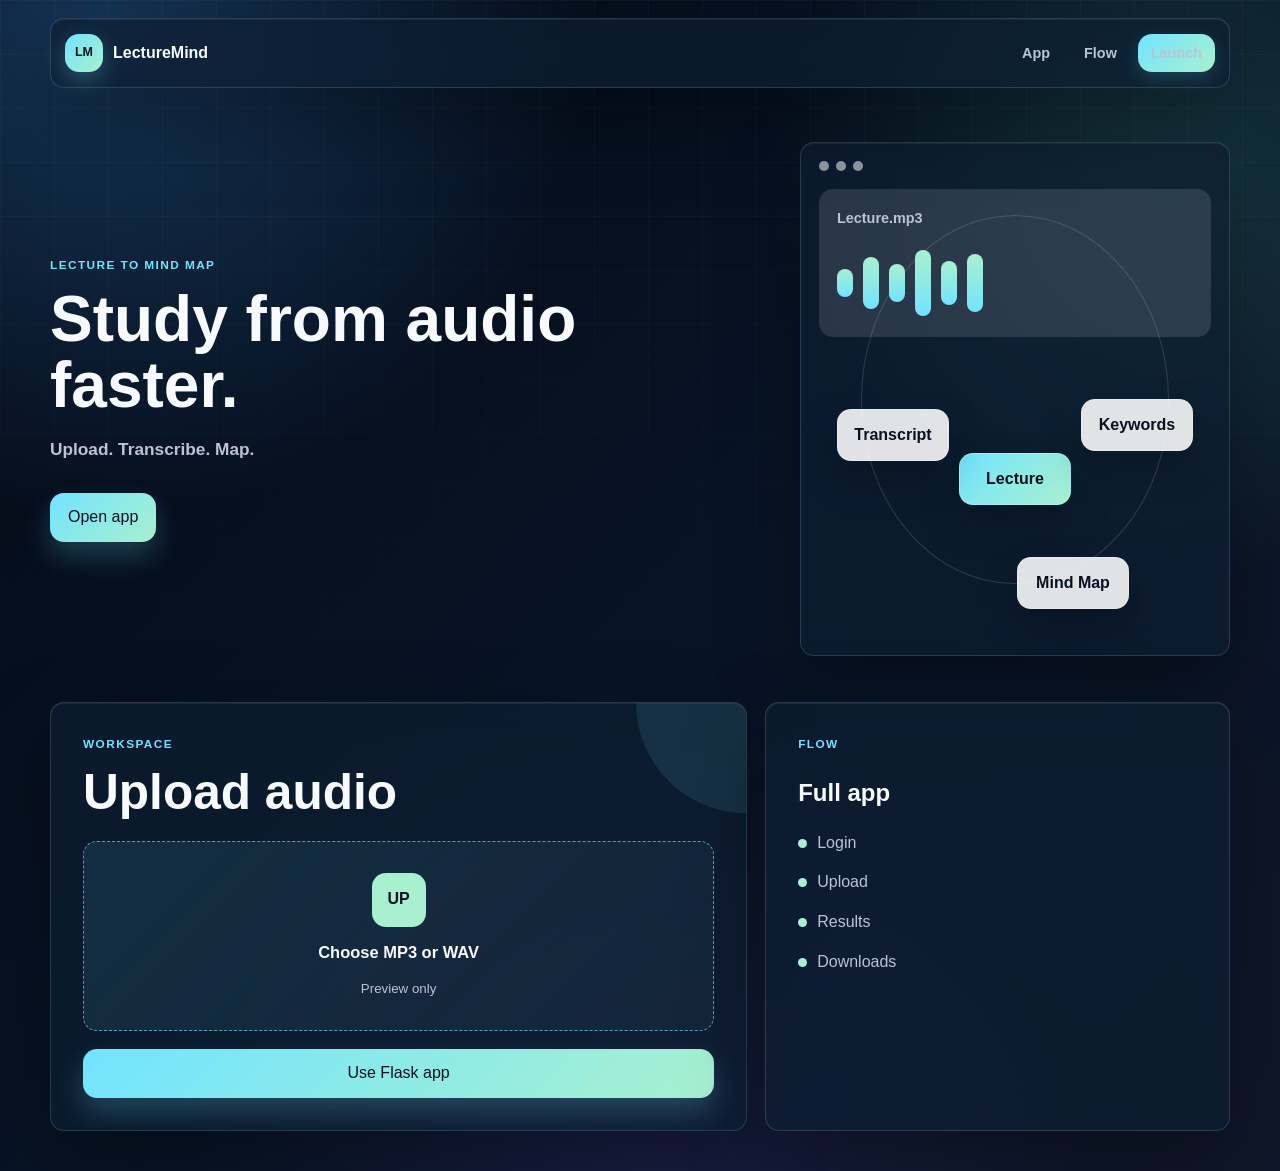
<file: index.html>
<!doctype html>
<html lang="en">
<head>
    <meta charset="utf-8">
    <meta name="viewport" content="width=device-width, initial-scale=1">
    <title>LectureMind</title>
    <link rel="stylesheet" href="static/css/style.css">
    <script defer src="static/js/script.js"></script>
</head>
<body>
    <div class="site-shell">
        <nav class="glass-nav">
            <a class="brand" href="index.html" aria-label="LectureMind home">
                <span class="brand-mark">LM</span>
                <span>LectureMind</span>
            </a>
            <div class="nav-links" aria-label="Navigation">
                <a href="#app">App</a>
                <a href="#flow">Flow</a>
                <a class="nav-button" href="http://127.0.0.1:5000/login">Launch</a>
            </div>
        </nav>

        <main>
            <section class="hero-section clean-hero">
                <div class="hero-content">
                    <p class="eyebrow">Lecture to mind map</p>
                    <h1>Study from audio faster.</h1>
                    <p class="hero-copy">Upload. Transcribe. Map.</p>
                    <div class="hero-actions">
                        <a class="btn btn-primary" href="http://127.0.0.1:5000/login">Open app</a>
                    </div>
                </div>

                <aside class="hero-glass" aria-label="LectureMind preview">
                    <div class="preview-toolbar">
                        <span></span>
                        <span></span>
                        <span></span>
                    </div>
                    <div class="audio-card">
                        <p>Lecture.mp3</p>
                        <div class="audio-wave" aria-hidden="true">
                            <span></span><span></span><span></span><span></span><span></span><span></span>
                        </div>
                    </div>
                    <div class="mindmap-preview">
                        <div class="mindmap-node center-node">Lecture</div>
                        <div class="mindmap-node node-a">Transcript</div>
                        <div class="mindmap-node node-b">Keywords</div>
                        <div class="mindmap-node node-c">Mind Map</div>
                    </div>
                </aside>
            </section>

            <section id="app" class="workspace-grid">
                <div class="upload-panel glass-panel">
                    <div class="panel-heading">
                        <p class="eyebrow">Workspace</p>
                        <h2>Upload audio</h2>
                    </div>
                    <form>
                        <label class="dropzone" for="audio">
                            <span class="drop-symbol">UP</span>
                            <strong id="file-label">Choose MP3 or WAV</strong>
                            <small>Preview only</small>
                            <input id="audio" type="file" accept=".mp3,.wav">
                        </label>
                        <a class="btn btn-primary full-width" href="http://127.0.0.1:5000/login">Use Flask app</a>
                    </form>
                </div>

                <aside id="flow" class="glass-panel checklist-panel">
                    <p class="eyebrow">Flow</p>
                    <h2>Full app</h2>
                    <ul class="clean-list">
                        <li><span></span>Login</li>
                        <li><span></span>Upload</li>
                        <li><span></span>Results</li>
                        <li><span></span>Downloads</li>
                    </ul>
                </aside>
            </section>
        </main>
    </div>
</body>
</html>
</file>
<file: static/css/style.css>
:root {
    --bg: #07101f;
    --bg-soft: #101f35;
    --panel: rgba(13, 30, 51, 0.70);
    --panel-strong: rgba(26, 49, 76, 0.82);
    --stroke: rgba(196, 230, 255, 0.16);
    --text: #f7fbff;
    --muted: #b8c5d7;
    --brand: #72e4ff;
    --mint: #a8f0cf;
    --amber: #ffd085;
    --danger: #ffb1b1;
    --shadow: 0 30px 80px rgba(0, 0, 0, 0.34);
    --radius: 14px;
    --radius-sm: 10px;
}

/* Keep interactive map controls readable at every screen size. */
.interactive-map { min-height: 460px; overflow: hidden; border: 1px solid #72e4ff; border-radius: var(--radius-sm); background: radial-gradient(circle at center, rgba(114,228,255,.22), transparent 38%), #08172a; touch-action: none; }
.interactive-map svg { width: 100%; height: 460px; cursor: grab; } .interactive-map svg:active { cursor: grabbing; }
.map-edge { stroke: #a8f0cf; stroke-width: 3; transition: opacity .2s; } .map-edge.selected { stroke: #ffd085; stroke-width: 5; } .map-edge.hidden { opacity: .08; }
.map-node { cursor: pointer; } .map-node.hidden { opacity:0; pointer-events:none; } .map-node rect { fill: #e9fbff; stroke: #72e4ff; stroke-width: 3; } .map-node text { fill: #07101f; font: 800 15px Inter,Segoe UI,Arial,sans-serif; pointer-events: none; } .map-node:first-of-type rect, .map-node.selected rect { fill: #ffd085; stroke: #fff5d7; } .map-node.selected text { fill: #07101f; }
.map-controls { display:flex; gap:8px; margin:0 0 12px; } .map-controls .btn { min-height:36px; padding:6px 13px; }
.map-detail, .qa-answer { margin-top:16px; padding:16px; border-radius:var(--radius-sm); background:rgba(255,255,255,.06); color:var(--muted); } .map-detail strong,.qa-answer strong { color:var(--mint); } .map-detail p,.qa-answer p { margin:8px 0 0; }
.qa-form label { display:block; margin-bottom:8px; font-weight:800; } .qa-form > div { display:flex; gap:10px; } .qa-form input { flex:1; min-width:0; height:46px; border:1px solid var(--stroke); border-radius:var(--radius-sm); padding:0 14px; color:var(--text); background:rgba(0,0,0,.2); font:inherit; }
.quiz-cta { display:flex; justify-content:space-between; align-items:center; gap:18px; }
.quiz-page { padding:30px 0 60px; } .question-card { margin-bottom:16px; } .question-card h2 { margin:0 0 18px; font-size:1.2rem; } .options { display:grid; gap:10px; } .options label { display:flex; align-items:center; gap:10px; padding:12px; border:1px solid var(--stroke); border-radius:var(--radius-sm); cursor:pointer; } .options label:hover { background:rgba(114,228,255,.08); } .answer-correct { border-color:rgba(168,240,207,.65); } .answer-wrong { border-color:rgba(255,177,177,.65); }
.performance-stats { display:grid; grid-template-columns:repeat(4,minmax(0,1fr)); gap:14px; margin-bottom:18px; } .performance-chart { min-height:220px; display:grid; place-items:center; color:var(--muted); } .performance-chart svg { width:100%; max-width:700px; height:220px; } .performance-chart polyline { fill:none; stroke:var(--brand); stroke-width:5; stroke-linecap:round; stroke-linejoin:round; } .performance-chart circle { fill:var(--brand); } .performance-chart text { fill:var(--text); font-size:14px; font-weight:800; } .topic-list { display:grid; gap:10px; } .topic-list div { display:flex; justify-content:space-between; padding:10px 0; border-bottom:1px solid var(--stroke); color:var(--muted); } .topic-list strong { color:var(--mint); }
@media (max-width:700px) { .performance-stats { grid-template-columns:repeat(2,minmax(0,1fr)); } .qa-form > div,.quiz-cta { flex-direction:column; align-items:stretch; } .interactive-map,.interactive-map svg { min-height:360px; height:360px; } }

* {
    box-sizing: border-box;
}

html {
    scroll-behavior: smooth;
}

body {
    min-height: 100vh;
    margin: 0;
    color: var(--text);
    font-family: Inter, "Segoe UI", Arial, sans-serif;
    line-height: 1.55;
    background:
        radial-gradient(circle at 8% 2%, rgba(64, 164, 255, 0.28), transparent 30%),
        radial-gradient(circle at 91% 16%, rgba(97, 235, 192, 0.16), transparent 26%),
        radial-gradient(circle at 51% 100%, rgba(123, 89, 255, 0.12), transparent 34%),
        linear-gradient(135deg, #040914 0%, #071426 52%, #10172a 100%);
    overflow-x: hidden;
}

body::before {
    content: "";
    position: fixed;
    inset: 0;
    pointer-events: none;
    background-image:
        linear-gradient(rgba(255, 255, 255, 0.035) 1px, transparent 1px),
        linear-gradient(90deg, rgba(255, 255, 255, 0.035) 1px, transparent 1px);
    background-size: 54px 54px;
    mask-image: linear-gradient(to bottom, rgba(0, 0, 0, 0.9), transparent 85%);
}

a {
    color: inherit;
}

.site-shell {
    position: relative;
    width: min(1180px, calc(100% - 32px));
    margin: 0 auto;
    padding: 18px 0 40px;
}

.compact-shell {
    min-height: 100vh;
}

.glass-nav,
.glass-panel,
.glass-card,
.hero-glass {
    border: 1px solid var(--stroke);
    background: var(--panel);
    box-shadow: var(--shadow), inset 0 1px 0 rgba(255, 255, 255, 0.06);
    backdrop-filter: blur(18px);
    -webkit-backdrop-filter: blur(18px);
}

.glass-nav {
    position: sticky;
    top: 16px;
    z-index: 10;
    min-height: 70px;
    display: flex;
    align-items: center;
    justify-content: space-between;
    gap: 18px;
    padding: 11px 14px;
    border-radius: var(--radius);
}

.brand {
    display: inline-flex;
    align-items: center;
    gap: 10px;
    font-size: 1rem;
    font-weight: 800;
    text-decoration: none;
}

.brand-mark {
    display: inline-grid;
    width: 38px;
    height: 38px;
    place-items: center;
    border-radius: var(--radius);
    color: #07111f;
    background: linear-gradient(135deg, var(--brand), var(--mint));
    font-size: 0.78rem;
    font-weight: 900;
    box-shadow: 0 8px 22px rgba(114, 228, 255, 0.26);
}

.large-mark {
    width: 58px;
    height: 58px;
    font-size: 1rem;
}

.nav-links {
    display: flex;
    align-items: center;
    gap: 8px;
    flex-wrap: wrap;
}

.nav-links a,
.nav-button,
.link-button {
    min-height: 38px;
    display: inline-flex;
    align-items: center;
    justify-content: center;
    border-radius: var(--radius);
    padding: 8px 13px;
    color: var(--muted);
    font-size: 0.9rem;
    font-weight: 700;
    text-decoration: none;
}

.nav-links a:hover {
    color: var(--text);
    background: rgba(255, 255, 255, 0.12);
}

.nav-button,
.link-button {
    color: #07111f;
    background: linear-gradient(135deg, var(--brand), var(--mint));
    box-shadow: 0 6px 18px rgba(90, 221, 231, 0.18);
}

.hero-section {
    min-height: 660px;
    display: grid;
    grid-template-columns: minmax(0, 1fr) 430px;
    align-items: center;
    gap: 44px;
    padding: 54px 0 46px;
}

.clean-hero {
    min-height: 600px;
}

.hero-content h1,
.page-heading h1 {
    max-width: 640px;
    margin: 0;
    font-size: clamp(2.6rem, 5vw, 4.45rem);
    line-height: 1.03;
    letter-spacing: 0;
}

.hero-copy,
.page-heading p,
.muted,
.section-heading p,
.glass-card p,
.timeline p,
.auth-side p {
    color: var(--muted);
}

.hero-copy {
    max-width: 630px;
    margin: 18px 0 0;
    font-size: 1.08rem;
    font-weight: 700;
}

.eyebrow {
    margin: 0 0 12px;
    color: var(--brand);
    font-size: 0.74rem;
    font-weight: 900;
    letter-spacing: 0.12em;
    text-transform: uppercase;
}

.hero-actions {
    display: flex;
    gap: 12px;
    flex-wrap: wrap;
    margin-top: 30px;
}

.btn {
    min-height: 46px;
    display: inline-flex;
    align-items: center;
    justify-content: center;
    border: 0;
    border-radius: var(--radius);
    padding: 12px 18px;
    font: 800 0.95rem inherit;
    text-decoration: none;
    cursor: pointer;
    transition: transform 0.2s ease, box-shadow 0.2s ease, filter 0.2s ease;
}

.btn:hover {
    transform: translateY(-2px);
    filter: brightness(1.06);
}

.btn-primary {
    color: #07111f;
    background: linear-gradient(135deg, var(--brand), var(--mint));
    box-shadow: 0 14px 28px rgba(114, 228, 255, 0.22);
}

.btn-secondary {
    color: var(--text);
    background: rgba(255, 255, 255, 0.12);
    border: 1px solid var(--stroke);
}

.btn:disabled {
    cursor: wait;
    opacity: 0.72;
    transform: none;
}

.full-width {
    width: 100%;
}

.hero-glass {
    min-height: 430px;
    position: relative;
    overflow: hidden;
    border-radius: var(--radius);
    padding: 18px;
}

.hero-glass::after {
    content: "";
    position: absolute;
    inset: 14%;
    border: 1px solid rgba(255, 255, 255, 0.14);
    border-radius: 50%;
}

.preview-toolbar {
    display: flex;
    gap: 7px;
    margin-bottom: 18px;
}

.preview-toolbar span {
    width: 10px;
    height: 10px;
    border-radius: 50%;
    background: rgba(255, 255, 255, 0.55);
}

.audio-card {
    position: relative;
    z-index: 1;
    border-radius: var(--radius);
    padding: 18px;
    background: rgba(255, 255, 255, 0.12);
}

.audio-card p {
    margin: 0 0 18px;
    color: var(--muted);
    font-size: 0.9rem;
    font-weight: 700;
}

.audio-wave {
    height: 72px;
    display: flex;
    align-items: center;
    gap: 10px;
}

.audio-wave span {
    width: 100%;
    max-width: 16px;
    border-radius: 20px;
    background: linear-gradient(to top, var(--brand), var(--mint));
}

.audio-wave span:nth-child(1) { height: 28px; }
.audio-wave span:nth-child(2) { height: 52px; }
.audio-wave span:nth-child(3) { height: 38px; }
.audio-wave span:nth-child(4) { height: 66px; }
.audio-wave span:nth-child(5) { height: 44px; }
.audio-wave span:nth-child(6) { height: 58px; }

.mindmap-preview,
.mindmap-visual {
    position: relative;
    min-height: 300px;
}

.mindmap-node,
.mindmap-center,
.mindmap-branch {
    position: absolute;
    display: grid;
    place-items: center;
    border: 1px solid rgba(255, 255, 255, 0.24);
    border-radius: var(--radius);
    text-align: center;
    font-weight: 850;
    box-shadow: 0 18px 40px rgba(0, 0, 0, 0.24);
}

.mindmap-node {
    min-width: 112px;
    min-height: 52px;
    color: #07111f;
    background: rgba(255, 255, 255, 0.88);
}

.center-node {
    left: calc(50% - 56px);
    top: 116px;
    color: #06101c;
    background: linear-gradient(135deg, var(--brand), var(--mint));
}

.node-a { left: 18px; top: 72px; }
.node-b { right: 18px; top: 62px; }
.node-c { right: 82px; bottom: 28px; }

.content-section {
    padding: 42px 0;
}

.section-heading {
    max-width: 720px;
    margin-bottom: 28px;
}

.section-heading h2,
.panel-heading h2,
.auth-side h2 {
    margin: 0;
    font-size: clamp(1.8rem, 4vw, 3.1rem);
    line-height: 1.08;
    letter-spacing: 0;
}

.feature-grid,
.timeline {
    display: grid;
    grid-template-columns: repeat(4, minmax(0, 1fr));
    gap: 14px;
}

.glass-card,
.glass-panel,
.timeline > div {
    border-radius: var(--radius);
}

.glass-card {
    min-height: 138px;
    padding: 24px;
    transition: transform 0.2s ease, border-color 0.2s ease, background 0.2s ease;
}

.glass-card:hover {
    transform: translateY(-4px);
    border-color: rgba(114, 228, 255, 0.42);
    background: var(--panel-strong);
}

.card-index {
    color: var(--amber);
    font-size: 0.78rem;
    font-weight: 900;
}

.glass-card h3,
.timeline h3 {
    margin: 20px 0 0;
}

.workflow-band {
    padding-top: 34px;
}

.timeline > div {
    min-height: 122px;
    padding: 22px;
    background: linear-gradient(135deg, rgba(255, 255, 255, 0.11), rgba(255, 255, 255, 0.05));
    border: 1px solid rgba(255, 255, 255, 0.16);
}

.timeline span {
    display: grid;
    width: 34px;
    height: 34px;
    place-items: center;
    border-radius: 50%;
    color: #07111f;
    background: var(--amber);
    font-size: 0.86rem;
    font-weight: 900;
}

.site-footer {
    display: flex;
    align-items: center;
    justify-content: space-between;
    gap: 14px;
    padding: 22px 0 0;
    color: var(--muted);
    border-top: 1px solid rgba(255, 255, 255, 0.12);
}

.site-footer span {
    color: var(--text);
    font-weight: 850;
}

.auth-layout,
.workspace-grid,
.results-grid {
    display: grid;
    gap: 18px;
}

.auth-layout {
    min-height: calc(100vh - 112px);
    grid-template-columns: minmax(0, 480px) minmax(0, 1fr);
    align-items: center;
    padding: 46px 0;
}

.minimal-auth {
    grid-template-columns: minmax(0, 430px) minmax(0, 1fr);
}

.glass-panel {
    padding: 32px;
}

.auth-panel h1 {
    margin: 0;
    font-size: clamp(2rem, 4vw, 3.4rem);
    line-height: 1.05;
}

.muted {
    margin: 14px 0 24px;
}

.form-stack {
    display: grid;
    gap: 16px;
}

.form-stack label {
    color: var(--text);
    font-size: 0.9rem;
    font-weight: 800;
}

.form-stack input,
.form-stack select,
.role-form select {
    width: 100%;
    height: 48px;
    margin-top: 8px;
    border: 1px solid rgba(255, 255, 255, 0.2);
    border-radius: var(--radius-sm);
    padding: 0 14px;
    color: var(--text);
    background: rgba(2, 12, 26, 0.36);
    font: inherit;
}

.form-stack input::placeholder {
    color: rgba(255, 255, 255, 0.52);
}

.form-stack input:focus {
    outline: 3px solid rgba(114, 228, 255, 0.2);
    border-color: var(--brand);
}

.form-stack select:focus,
.role-form select:focus {
    outline: 3px solid rgba(114, 228, 255, 0.2);
    border-color: var(--brand);
}

.form-stack select,
.role-form select {
    color: var(--text);
}

.form-stack select option,
.role-form select option {
    color: #07111f;
}

.login-hint {
    margin: 18px 0 0;
    color: var(--mint);
    font-size: 0.86rem;
    font-weight: 700;
}

.auth-side {
    min-height: 360px;
    display: flex;
    flex-direction: column;
    justify-content: center;
}

.mini-stats {
    display: grid;
    grid-template-columns: repeat(3, 1fr);
    gap: 10px;
    margin-top: 22px;
}

.mini-stats div {
    padding: 16px;
    border-radius: var(--radius);
    background: rgba(255, 255, 255, 0.08);
}

.mini-stats strong,
.mini-stats span {
    display: block;
}

.mini-stats span {
    color: var(--muted);
    font-size: 0.8rem;
}

.page-heading {
    max-width: 860px;
    padding: 52px 0 26px;
}

.compact-heading {
    padding-bottom: 22px;
}

.page-heading p {
    max-width: 650px;
    margin: 18px 0 0;
}

.flash {
    width: min(760px, 100%);
    margin: 0 0 18px;
    padding: 13px 15px;
    border-radius: var(--radius);
    font-weight: 700;
}

.flash.error {
    color: #3c0909;
    background: var(--danger);
}

.flash.info {
    color: #05101e;
    background: var(--brand);
}

.workspace-grid {
    grid-template-columns: minmax(0, 1.2fr) minmax(300px, 0.8fr);
    align-items: stretch;
}

.panel-heading {
    margin-bottom: 22px;
}

.upload-panel form {
    display: grid;
    gap: 18px;
}

.dropzone {
    min-height: 190px;
    display: grid;
    place-items: center;
    gap: 8px;
    padding: 28px;
    border: 1px dashed rgba(114, 228, 255, 0.65);
    border-radius: var(--radius);
    text-align: center;
    background: linear-gradient(135deg, rgba(114, 228, 255, 0.10), rgba(168, 240, 207, 0.04));
    cursor: pointer;
    transition: border-color 0.2s ease, background 0.2s ease, transform 0.2s ease;
}

.dropzone:hover,
.dropzone.drag-over {
    border-color: var(--mint);
    background: rgba(168, 240, 207, 0.11);
    transform: translateY(-2px);
}

.upload-panel {
    position: relative;
    overflow: hidden;
}

.upload-panel::after {
    content: "";
    position: absolute;
    width: 220px;
    height: 220px;
    right: -110px;
    top: -110px;
    border-radius: 50%;
    background: rgba(114, 228, 255, 0.10);
    pointer-events: none;
}

.upload-panel form,
.upload-panel .panel-heading { position: relative; z-index: 1; }

.drop-symbol {
    display: grid;
    width: 54px;
    height: 54px;
    place-items: center;
    border-radius: var(--radius);
    color: #07111f;
    background: var(--mint);
    font-weight: 900;
}

.dropzone strong {
    color: var(--text);
    font-size: 1.03rem;
}

.dropzone small {
    color: var(--muted);
}

.dropzone input {
    display: none;
}

.clean-list {
    display: grid;
    gap: 15px;
    padding: 0;
    margin: 0;
    list-style: none;
}

.clean-list li {
    display: flex;
    gap: 10px;
    color: var(--muted);
}

.clean-list span {
    flex: 0 0 auto;
    width: 9px;
    height: 9px;
    margin-top: 8px;
    border-radius: 50%;
    background: var(--mint);
}

.process-section {
    padding: 26px 0 14px;
}

.results-grid {
    grid-template-columns: minmax(0, 1.12fr) minmax(320px, 0.88fr);
}

.result-panel {
    min-height: 320px;
}

.transcript-panel {
    min-height: 420px;
}

.row-heading {
    display: flex;
    align-items: flex-start;
    justify-content: space-between;
    gap: 16px;
}

.link-button {
    color: #07111f;
    white-space: nowrap;
}

.transcript-box {
    height: 310px;
    overflow: auto;
    padding: 18px;
    border-radius: var(--radius);
    color: #d7e3f3;
    background: rgba(4, 10, 20, 0.44);
    white-space: pre-wrap;
}

.keyword-list {
    display: flex;
    flex-wrap: wrap;
    gap: 10px;
}

.keyword-list span {
    border: 1px solid rgba(255, 255, 255, 0.24);
    border-radius: var(--radius);
    padding: 9px 12px;
    color: #07111f;
    background: linear-gradient(135deg, var(--amber), var(--mint));
    font-size: 0.86rem;
    font-weight: 850;
}

.mindmap-panel {
    grid-column: 1 / -1;
}

.mindmap-visual {
    min-height: 430px;
    overflow: hidden;
    border: 1px solid rgba(255, 255, 255, 0.14);
    border-radius: var(--radius);
    background:
        radial-gradient(circle at center, rgba(114, 228, 255, 0.16), transparent 31%),
        rgba(255, 255, 255, 0.06);
}

.mindmap-center {
    width: 122px;
    min-height: 58px;
    left: calc(50% - 61px);
    top: calc(50% - 29px);
    color: #07111f;
    background: linear-gradient(135deg, var(--brand), var(--mint));
}

.mindmap-branch {
    max-width: 168px;
    min-height: 44px;
    padding: 10px 12px;
    color: var(--text);
    background: rgba(255, 255, 255, 0.12);
    font-size: 0.86rem;
}

.branch-0 { top: 36px; left: 8%; }
.branch-1 { top: 36px; right: 8%; }
.branch-2 { top: 178px; left: 4%; }
.branch-3 { top: 178px; right: 4%; }
.branch-4 { bottom: 38px; left: 10%; }
.branch-5 { bottom: 38px; right: 10%; }
.branch-6 { top: 42%; left: 26%; }
.branch-7 { top: 42%; right: 26%; }

.result-actions {
    margin: 26px 0 12px;
}

.admin-grid {
    display: grid;
    grid-template-columns: repeat(3, minmax(0, 1fr));
    gap: 14px;
    margin-bottom: 18px;
}

.user-table-panel {
    margin-bottom: 28px;
}

.role-tables {
    display: grid;
    grid-template-columns: repeat(2, minmax(0, 1fr));
    gap: 18px;
}

.table-wrap { overflow-x: auto; }

.user-table {
    width: 100%;
    min-width: 720px;
    border-collapse: collapse;
    color: var(--muted);
}

.user-table th,
.user-table td {
    padding: 14px 10px;
    border-bottom: 1px solid rgba(255, 255, 255, 0.10);
    text-align: left;
}

.user-table th { color: var(--text); font-size: 0.78rem; text-transform: uppercase; letter-spacing: 0.08em; }
.user-table tbody tr { transition: background 0.18s ease; }
.user-table tbody tr:hover { background: rgba(114, 228, 255, 0.07); }

.role-form { display: flex; gap: 8px; align-items: center; }
.role-form select { height: 38px; padding: 0 8px; border: 1px solid var(--stroke); border-radius: var(--radius); background: rgba(255,255,255,.1); }
.role-form .btn { min-height: 38px; padding: 8px 12px; font-size: .82rem; }

@media (max-width: 900px) {
    .hero-section,
    .auth-layout,
    .workspace-grid,
    .results-grid {
        grid-template-columns: 1fr;
    }

    .hero-section {
        min-height: auto;
        padding-top: 44px;
    }

    .hero-glass,
    .auth-side {
        min-height: 340px;
    }

    .feature-grid,
    .timeline {
        grid-template-columns: repeat(2, minmax(0, 1fr));
    }

    .admin-grid,
    .role-tables { grid-template-columns: 1fr; }
}

@media (max-width: 620px) {
    .site-shell {
        width: min(100% - 22px, 1180px);
        padding-top: 11px;
    }

    .glass-nav {
        position: static;
        align-items: flex-start;
        flex-direction: column;
    }

    .nav-links {
        width: 100%;
    }

    .nav-links a {
        flex: 1 1 auto;
    }

    .hero-content h1,
    .page-heading h1 {
        font-size: 2.35rem;
    }

    .hero-glass {
        min-height: 330px;
    }

    .node-a {
        left: 4px;
    }

    .node-b {
        right: 4px;
    }

    .node-c {
        right: 38px;
    }

    .content-section {
        padding: 54px 0;
    }

    .feature-grid,
    .timeline,
    .mini-stats {
        grid-template-columns: 1fr;
    }

    .glass-panel,
    .glass-card {
        padding: 22px;
    }

    .mindmap-visual {
        min-height: 520px;
    }

    .mindmap-center {
        top: 226px;
    }

    .mindmap-branch {
        max-width: 132px;
        font-size: 0.78rem;
    }

    .branch-0 { top: 20px; left: 4%; }
    .branch-1 { top: 20px; right: 4%; }
    .branch-2 { top: 132px; left: 4%; }
    .branch-3 { top: 132px; right: 4%; }
    .branch-4 { bottom: 24px; left: 4%; }
    .branch-5 { bottom: 24px; right: 4%; }
    .branch-6 { top: 350px; left: 4%; }
    .branch-7 { top: 350px; right: 4%; }

    .site-footer {
        align-items: flex-start;
        flex-direction: column;
    }
}
/* =========================================================
LECTURE HISTORY
========================================================= */

.history-page {
padding: 42px 0 50px;
}

.history-heading {
max-width: 760px;
padding: 20px 0 32px;
}

.history-heading h1 {
margin: 0;
font-size: clamp(2.4rem, 5vw, 4rem);
line-height: 1.05;
}

.history-heading p:not(.eyebrow) {
margin: 16px 0 0;
color: var(--muted);
font-size: 1.02rem;
}

/* Lecture card grid */

.history-grid {
display: grid;
grid-template-columns: repeat(3, minmax(0, 1fr));
gap: 18px;
}

/* Individual lecture card */

.history-card {
position: relative;
display: flex;
flex-direction: column;
min-height: 270px;
overflow: hidden;

border: 1px solid var(--stroke);
border-radius: var(--radius);

background: var(--panel);

box-shadow:
    var(--shadow),
    inset 0 1px 0 rgba(255, 255, 255, 0.06);

backdrop-filter: blur(18px);
-webkit-backdrop-filter: blur(18px);

transition:
    transform 0.25s ease,
    border-color 0.25s ease,
    background 0.25s ease,
    box-shadow 0.25s ease;


}

/* Decorative glow */

.history-card::before {
content: "";
position: absolute;
width: 150px;
height: 150px;
top: -80px;
right: -70px;


border-radius: 50%;

background: rgba(114, 228, 255, 0.12);

pointer-events: none;
transition: transform 0.3s ease;


}

/* Hover effect */

.history-card:hover {
transform: translateY(-6px);


border-color: rgba(114, 228, 255, 0.45);

background: var(--panel-strong);

box-shadow:
    0 25px 60px rgba(0, 0, 0, 0.35),
    0 0 30px rgba(114, 228, 255, 0.08);


}

.history-card:hover::before {
transform: scale(1.4);
}

/* Top section */

.history-card-top {
display: flex;
align-items: center;
justify-content: space-between;


padding: 20px 20px 0;


}

/* Lecture icon */

.lecture-icon {
width: 46px;
height: 46px;

display: grid;
place-items: center;

border-radius: 12px;

color: #07111f;

background:
    linear-gradient(
        135deg,
        var(--brand),
        var(--mint)
    );

font-size: 1.2rem;

box-shadow:
    0 8px 20px rgba(114, 228, 255, 0.18);


}

/* Status */

.status-badge {
display: inline-flex;
align-items: center;


padding: 6px 10px;

border: 1px solid rgba(168, 240, 207, 0.28);
border-radius: 999px;

color: var(--mint);

background: rgba(168, 240, 207, 0.08);

font-size: 0.72rem;
font-weight: 850;

letter-spacing: 0.05em;
text-transform: uppercase;


}

/* Card content */

.history-card-content {
flex: 1;
padding: 20px;
}

.history-card-content h2 {
margin: 0 0 14px;


font-size: 1.35rem;
line-height: 1.2;


}

.history-card-content h2 a {
color: var(--text);
text-decoration: none;


transition: color 0.2s ease;


}

.history-card-content h2 a:hover {
color: var(--brand);
}

/* Subject */

.lecture-subject {
display: flex;
flex-direction: column;
gap: 3px;


margin: 0;

color: var(--text);

font-weight: 700;


}

.lecture-subject span {
color: var(--brand);


font-size: 0.7rem;
font-weight: 900;

letter-spacing: 0.1em;
text-transform: uppercase;

}

/* Date */

.lecture-date {
margin: 14px 0 0;


color: var(--muted);

font-size: 0.82rem;


}

/* Bottom button area */

.history-card-footer {
padding: 0 20px 20px;
}

.view-lecture-btn {
width: 100%;


display: flex;
align-items: center;
justify-content: space-between;

min-height: 42px;

padding: 10px 14px;

border: 1px solid rgba(255, 255, 255, 0.12);
border-radius: var(--radius-sm);

color: var(--text);

background: rgba(255, 255, 255, 0.06);

text-decoration: none;

font-size: 0.86rem;
font-weight: 800;

transition:
    background 0.2s ease,
    border-color 0.2s ease,
    transform 0.2s ease;


}

.view-lecture-btn span {
color: var(--brand);
font-size: 1.1rem;
}

.view-lecture-btn:hover {
background: rgba(114, 228, 255, 0.10);


border-color: rgba(114, 228, 255, 0.32);

transform: translateX(2px);


}

/* Empty history */

.empty-history {
max-width: 620px;
margin: 20px auto 0;


text-align: center;


}

.empty-icon {
width: 70px;
height: 70px;


display: grid;
place-items: center;

margin: 0 auto 18px;

border-radius: 20px;

background: rgba(114, 228, 255, 0.10);

font-size: 2rem;


}

.empty-history h2 {
margin: 0;


font-size: 1.6rem;


}

.empty-history p {
max-width: 450px;
margin: 10px auto 22px;


color: var(--muted);


}

.history-back {
margin-top: 30px;
}

.history-back a {
display: inline-flex;
align-items: center;
gap: 7px;


color: var(--muted);

font-size: 0.9rem;
font-weight: 800;

text-decoration: none;

transition: color 0.2s ease;


}

.history-back a:hover {
color: var(--brand);
}

/* =========================================================
HISTORY RESPONSIVE DESIGN
========================================================= */

@media (max-width: 950px) {


.history-grid {
    grid-template-columns: repeat(2, minmax(0, 1fr));
}


}

@media (max-width: 620px) {

.history-page {
    padding-top: 25px;
}

.history-heading {
    padding-top: 10px;
}

.history-heading h1 {
    font-size: 2.35rem;
}

.history-grid {
    grid-template-columns: 1fr;
}

.history-card {
    min-height: 250px;
}

.history-card-top {
    padding: 18px 18px 0;
}

.history-card-content {
    padding: 18px;
}

.history-card-footer {
    padding: 0 18px 18px;
}


}
/* =========================================================
LECTURE VIEW PAGE
========================================================= */

.lecture-view-page {
padding: 42px 0 60px;
}

/* ---------- HEADER ---------- */

.lecture-view-heading {
padding: 18px 0 34px;
}

.lecture-view-heading h1 {
max-width: 900px;
margin: 0;
font-size: clamp(2.4rem, 5vw, 4.2rem);
line-height: 1.05;
letter-spacing: -0.035em;
}

.lecture-meta {
display: flex;
flex-wrap: wrap;
gap: 10px;
margin-top: 20px;
}

.lecture-meta span {
display: inline-flex;
align-items: center;
gap: 6px;
padding: 8px 12px;
border: 1px solid var(--stroke);
border-radius: 999px;
color: var(--muted);
background: rgba(255, 255, 255, 0.045);
font-size: 0.78rem;
font-weight: 750;
}

/* ---------- CONTENT SECTIONS ---------- */

.lecture-section {
margin-top: 20px;
padding: 28px;
}

.lecture-section-heading {
display: flex;
align-items: center;
gap: 15px;
margin-bottom: 22px;
}

.lecture-section-heading .eyebrow {
margin-bottom: 4px;
}

.lecture-section-heading h2 {
margin: 0;
font-size: 1.55rem;
}

.section-icon {
width: 48px;
height: 48px;
flex: 0 0 48px;
display: grid;
place-items: center;
border: 1px solid rgba(114, 228, 255, 0.18);
border-radius: 13px;
background: rgba(114, 228, 255, 0.09);
font-size: 1.3rem;
}

/* ---------- TRANSCRIPT ---------- */

.transcript-box {
min-height: 180px;
padding: 22px;
border: 1px solid rgba(255, 255, 255, 0.08);
border-radius: var(--radius-sm);
color: var(--muted);
background: rgba(0, 0, 0, 0.16);
font-size: 0.98rem;
line-height: 1.85;
white-space: pre-wrap;
overflow-wrap: anywhere;
}

/* ---------- KEYWORDS ---------- */

.keyword-list {
display: flex;
flex-wrap: wrap;
gap: 10px;
}

.keyword-chip {
display: inline-flex;
align-items: center;
min-height: 38px;
padding: 8px 14px;
border: 1px solid rgba(114, 228, 255, 0.22);
border-radius: 999px;
color: var(--brand);
background: rgba(114, 228, 255, 0.07);
font-size: 0.86rem;
font-weight: 750;
transition:
transform 0.2s ease,
background 0.2s ease,
border-color 0.2s ease;
}

.keyword-chip:hover {
transform: translateY(-2px);
border-color: rgba(114, 228, 255, 0.42);
background: rgba(114, 228, 255, 0.12);
}

.empty-content {
margin: 0;
color: var(--muted);
}

/* ---------- MIND MAP ---------- */

.mindmap-box {
min-height: 240px;
padding: 24px;
border: 1px solid rgba(168, 240, 207, 0.14);
border-radius: var(--radius-sm);
background:
radial-gradient(
circle at top right,
rgba(114, 228, 255, 0.08),
transparent 35%
),
rgba(0, 0, 0, 0.18);
overflow-x: auto;
}

.mindmap-box pre {
margin: 0;
color: var(--mint);
font-family: "Courier New", monospace;
font-size: 0.9rem;
line-height: 1.7;
white-space: pre-wrap;
overflow-wrap: anywhere;
}

/* ---------- ACTION BUTTONS ---------- */

.lecture-actions {
display: flex;
justify-content: space-between;
align-items: center;
gap: 14px;
margin-top: 28px;
}

/* ---------- RESPONSIVE ---------- */

@media (max-width: 620px) {


.lecture-view-page {
    padding-top: 25px;
}

.lecture-view-heading {
    padding-top: 10px;
}

.lecture-view-heading h1 {
    font-size: 2.35rem;
}

.lecture-section {
    padding: 20px;
}

.lecture-section-heading {
    gap: 12px;
}

.section-icon {
    width: 42px;
    height: 42px;
    flex-basis: 42px;
    font-size: 1.1rem;
}

.lecture-actions {
    flex-direction: column;
    align-items: stretch;
}

.lecture-actions .btn {
    width: 100%;
    text-align: center;
}

/* Interactive learning additions */
.interactive-map { min-height: 460px; overflow: hidden; border: 1px solid var(--stroke); border-radius: var(--radius-sm); background: radial-gradient(circle at center, rgba(114,228,255,.13), transparent 38%), rgba(0,0,0,.17); touch-action: none; }
.interactive-map svg { width: 100%; height: 460px; cursor: grab; } .interactive-map svg:active { cursor: grabbing; }
.map-edge { stroke: rgba(168,240,207,.55); stroke-width: 3; transition: opacity .2s; } .map-edge.selected { stroke: var(--amber); stroke-width: 5; } .map-edge.hidden { opacity: .1; }
.map-node { cursor: pointer; } .map-node.hidden { opacity:0; pointer-events:none; } .map-node rect { fill: rgba(16,31,53,.96); stroke: var(--brand); stroke-width: 2; } .map-node text { fill: var(--text); font: 700 14px Inter,Segoe UI,sans-serif; pointer-events: none; } .map-node:first-of-type rect, .map-node.selected rect { fill: var(--brand); } .map-node.selected text { fill: #07111f; }
.map-controls { display: flex; gap: 8px; margin: 0 0 12px; } .map-controls .btn { min-height: 36px; padding: 6px 13px; }
.map-detail, .qa-answer { margin-top: 16px; padding: 16px; border-radius: var(--radius-sm); background: rgba(255,255,255,.06); color: var(--muted); } .map-detail strong, .qa-answer strong { color: var(--mint); } .map-detail p, .qa-answer p { margin: 8px 0 0; } .qa-answer small { display:block; margin-top: 10px; color: var(--brand); }
.legacy-map { margin-top: 16px; color: var(--muted); } .legacy-map pre { white-space: pre-wrap; }
.qa-form label { display:block; margin-bottom: 8px; font-weight: 800; } .qa-form > div { display:flex; gap: 10px; } .qa-form input { flex:1; min-width: 0; height: 46px; border:1px solid var(--stroke); border-radius:var(--radius-sm); padding:0 14px; color:var(--text); background:rgba(0,0,0,.2); font:inherit; }
.quiz-cta { display:flex; justify-content:space-between; align-items:center; gap:18px; } .quiz-cta h2 { margin:0; }
.quiz-page { padding: 30px 0 60px; } .question-card { margin-bottom: 16px; } .question-card h2 { margin:0 0 18px; font-size:1.2rem; } .options { display:grid; gap:10px; } .options label { display:flex; align-items:center; gap:10px; padding:12px; border:1px solid var(--stroke); border-radius:var(--radius-sm); cursor:pointer; } .options label:hover { background:rgba(114,228,255,.08); } .answer-correct { border-color:rgba(168,240,207,.65); } .answer-wrong { border-color:rgba(255,177,177,.65); }
.performance-stats { display:grid; grid-template-columns:repeat(4,minmax(0,1fr)); gap:14px; margin-bottom:18px; } .performance-chart { min-height:220px; display:grid; place-items:center; color:var(--muted); } .performance-chart svg { width:100%; max-width:700px; height:220px; } .performance-chart polyline { fill:none; stroke:var(--brand); stroke-width:5; stroke-linecap:round; stroke-linejoin:round; } .performance-chart circle { fill:var(--brand); } .performance-chart text { fill:var(--text); font-size:14px; font-weight:800; } .topic-list { display:grid; gap:10px; } .topic-list div { display:flex; justify-content:space-between; padding:10px 0; border-bottom:1px solid var(--stroke); color:var(--muted); } .topic-list strong { color:var(--mint); }
@media (max-width: 700px) { .performance-stats { grid-template-columns:repeat(2,minmax(0,1fr)); } .qa-form > div, .quiz-cta { flex-direction:column; align-items:stretch; } .interactive-map,.interactive-map svg { min-height:360px; height:360px; } }

.revision-list { display:grid; gap:14px; }
.revision-item { display:flex; justify-content:space-between; gap:18px; padding:16px 0; border-bottom:1px solid var(--stroke); }
.revision-item h3 { margin:4px 0 8px; }
.revision-item p { margin:6px 0 0; }
.revision-actions { display:flex; flex-wrap:wrap; align-items:center; gap:10px; }
@media (max-width:700px) { .revision-item { flex-direction:column; } .revision-actions { align-items:stretch; } }

}
</file>
